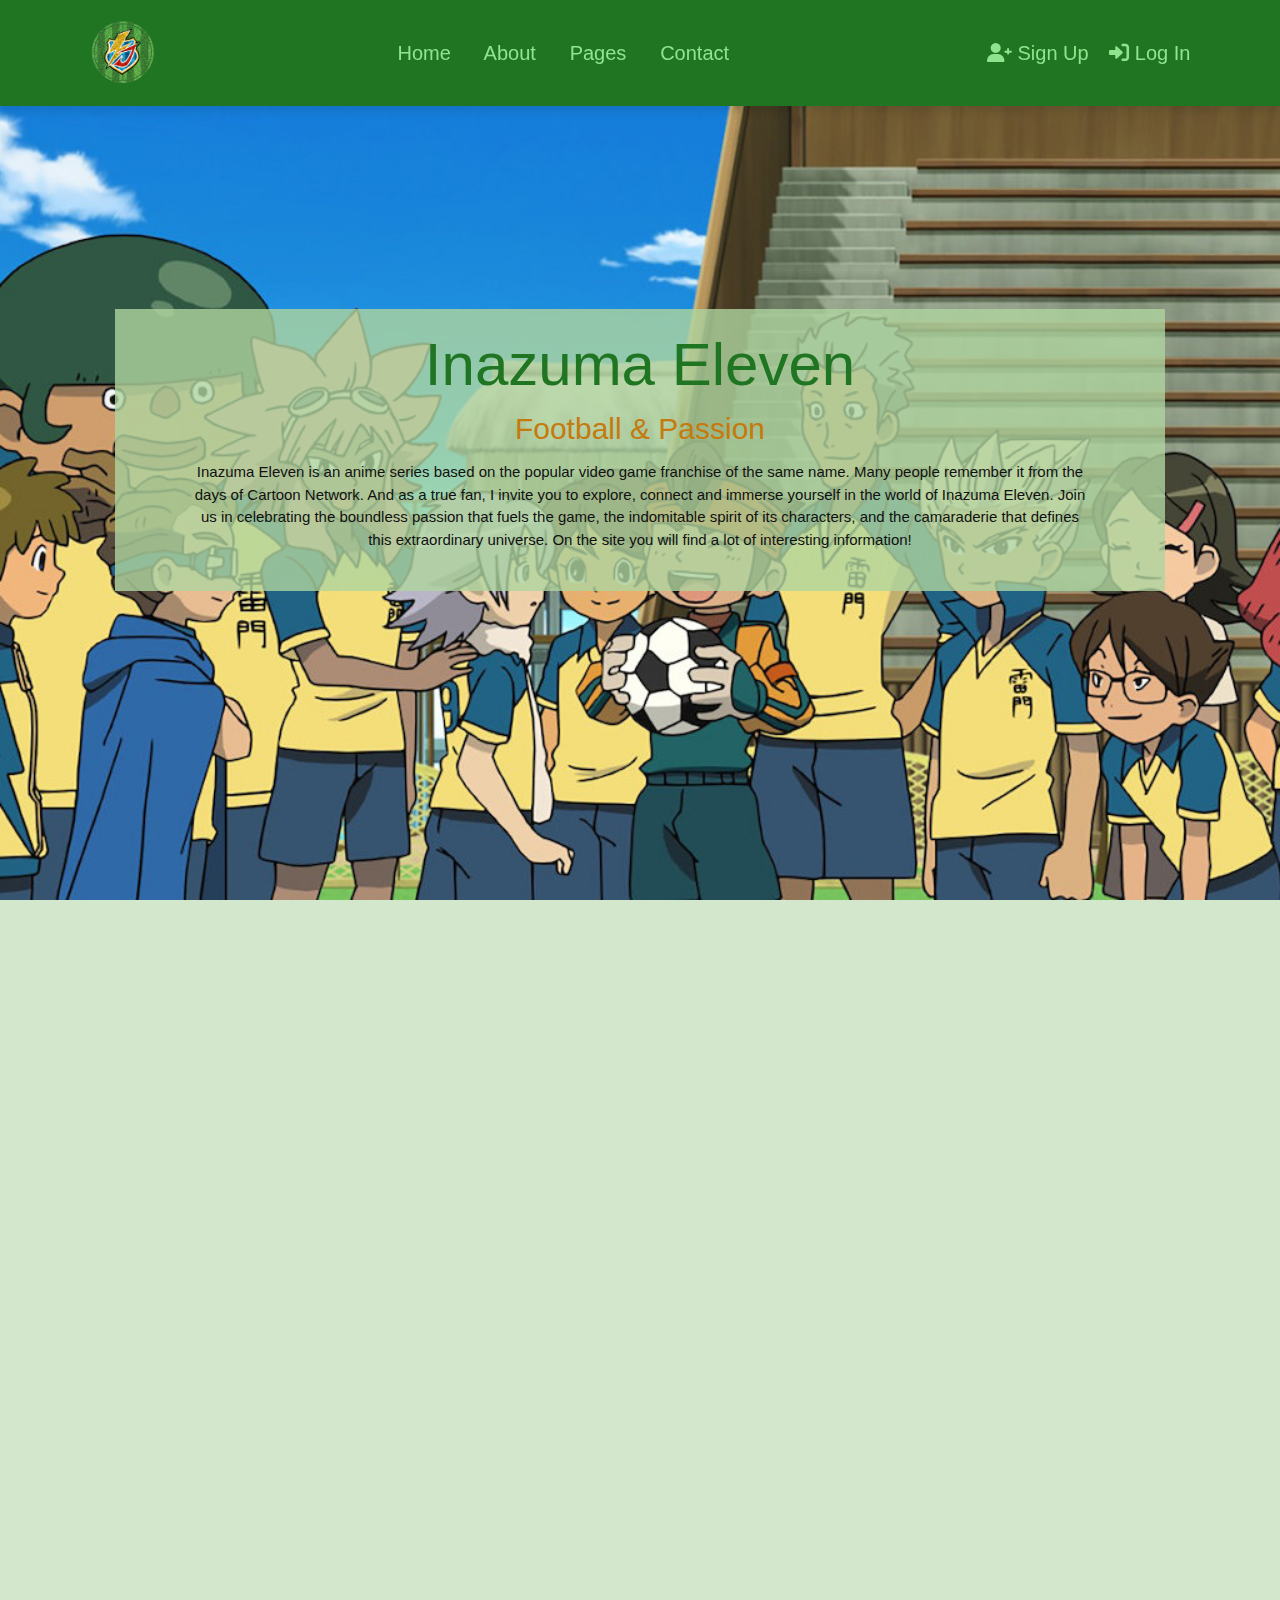
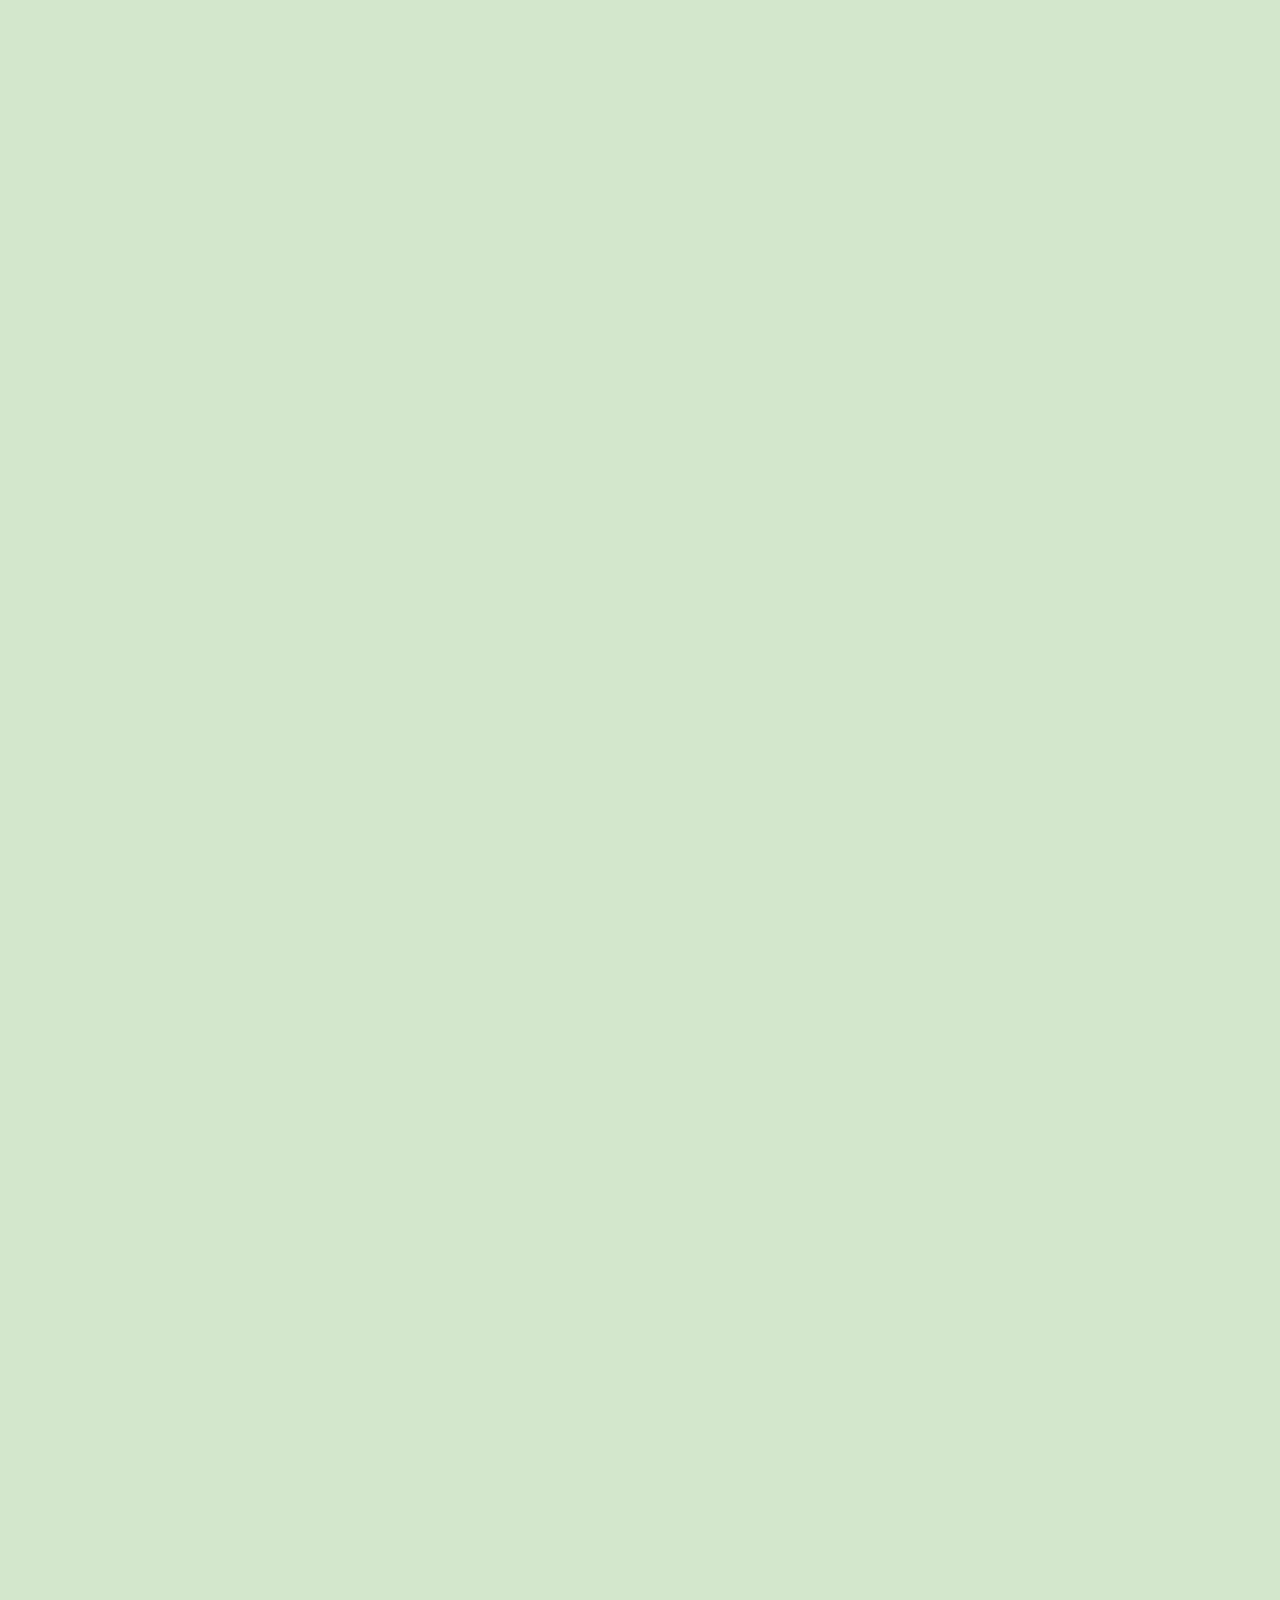
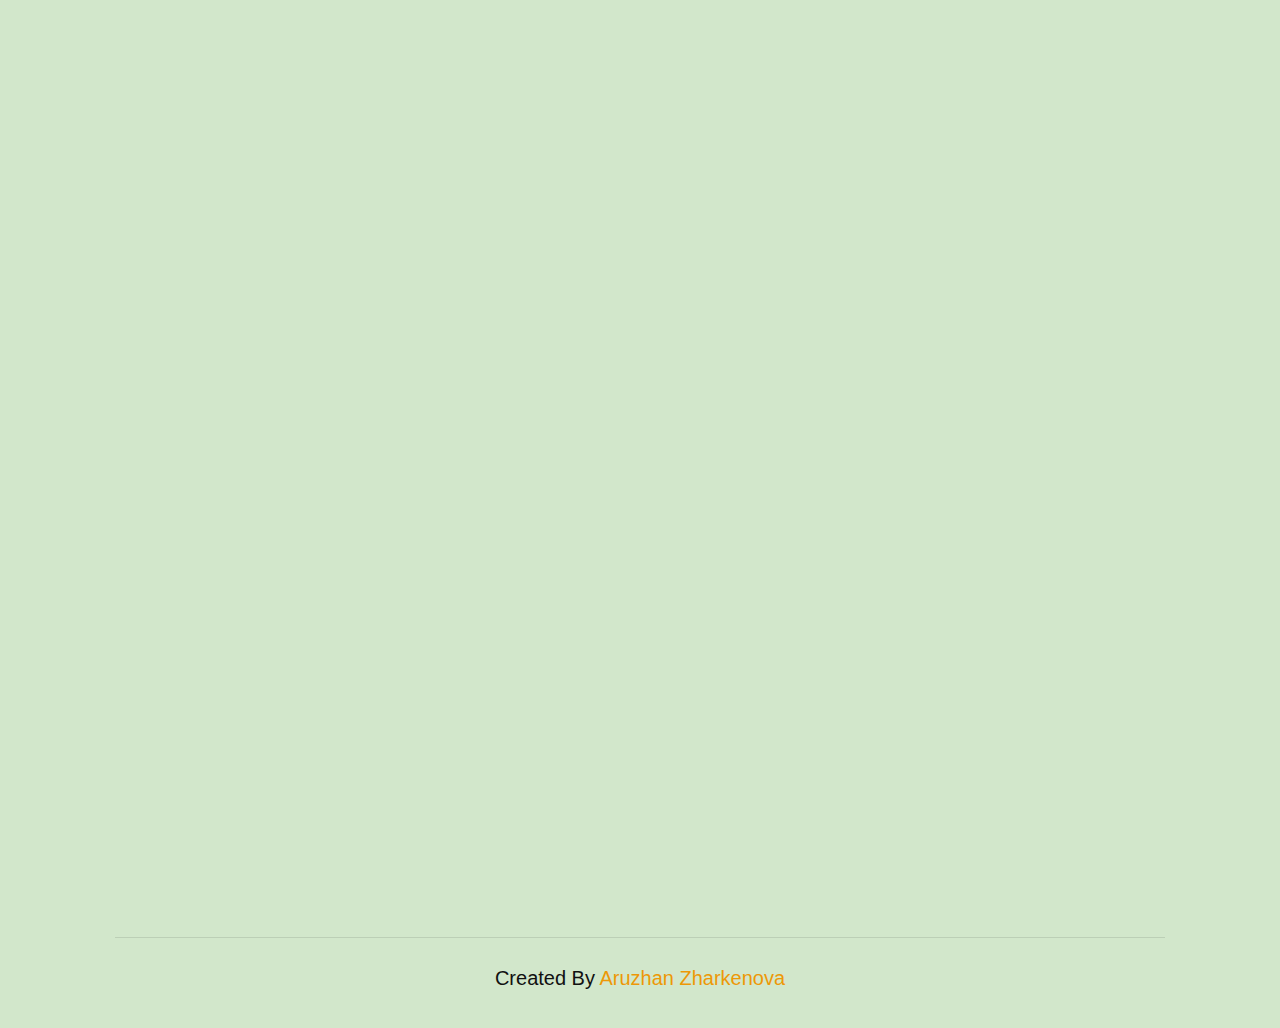
<file: index.html>
<!DOCTYPE html>
<html lang="en">
<head>
    <meta charset="UTF-8">
    <meta name="viewport" content="width=device-width, initial-scale=1">
    <title>Inazuma 11</title>
    <link rel="stylesheet" href="https://cdnjs.cloudflare.com/ajax/libs/font-awesome/6.0.0-beta2/css/all.min.css">
    <link rel="stylesheet" href="https://cdn.jsdelivr.net/npm/bootstrap@5.3.2/dist/css/bootstrap.min.css">
    <link rel="stylesheet" href="style.css">
    <link rel="icon" type="image/x-icon" href="header/logo.png">
</head>
<body id="app">

<!-- header section starts-->

<header>

    <input type="checkbox" name="menu" id="bar">
    <label for="bar" class="fas fa-bars"></label>

    <div id="logo"><a href="#home"><img src="header/logo.png" alt="Inazuma Eleven"/></a></div>

    <nav class="menu">

        <a href="#home">Home</a>
        <a href="#about">About</a>

        <!-- Dropdown menu with mouseover event listener -->
        <div class="dropdown" onmouseover="showDropdownContent(this)" onmouseout="hideDropdownContent(this)">

            <!-- "showDropdownContent(this)" is called when the mouse hovers over an element -->
            <!-- "hideDropdownContent(this)" is called when the mouse moves away from the element -->

            <button class="dropbtn">Pages</button>
            <div class="dropdown-content">
                <a href="openings.html?_ijt=1srt8blf1snbkn8e2ttc29aa5i">Openings</a>
                <a href="characters.html?_ijt=8rec8m742ncg8mfarjupnn6m4f">Characters</a>
            </div>
        </div>
        <a href="#contact-box">Contact</a>
    </nav>

    <div class="icons">
        <a href="javascript:void(0);" onclick="openModal('signupModal')">
            <i class="fas fa-user-plus"></i> Sign Up
        </a>
        <a href="javascript:void(0);" onclick="openModal('loginModal')">
            <i class="fas fa-sign-in-alt"></i> Log In
        </a>
    </div>

</header>

<!-- header section ends -->


<!-- home section starts -->

<section class="home" id="home">

    <div class="content">
        <h3>Inazuma Eleven</h3>
        <span>Football & Passion</span>
        <p>Inazuma Eleven is an anime series based on the popular video game franchise of
            the same name. Many people remember it from the days of Cartoon Network. And as a true fan,
            I invite you to explore, connect and immerse yourself in the world of Inazuma Eleven. Join
            us in celebrating the boundless passion that fuels the game, the indomitable spirit of its characters,
            and the camaraderie that defines this extraordinary universe.
            On the site you will find a lot of interesting information!</p>
    </div>

</section>

<!-- home section ends -->


<!-- about section starts -->

<section class="about" id="about">

    <h1 class="heading"><span> About </span> Anime </h1>

    <div class="row">
        <div class="content">
            <h3>Why is this anime quite popular?</h3>
            <p>"Inazuma Eleven" is popular due to its unique blend of soccer
                battles with fantastical superhuman moves, appealing characters
                with strong development and teamwork themes, the incorporation
                of fantasy elements, an evolving storyline across multiple seasons,
                international appeal, a wide range of associated merchandise and video
                games, and its longevity as a beloved and enduring anime series.</p>

            <p id="more-text" style="display: none;">
                The international appeal of the series extends its reach beyond Japan,
                making it a favorite among soccer and anime enthusiasts worldwide.
                Additionally, the franchise has spawned a diverse array of merchandise,
                from action figures to trading cards, allowing fans to further immerse
                themselves in the "Inazuma Eleven" universe. Alongside the anime, the video
                games provide an interactive experience, letting players step into the shoes
                of their favorite characters and showcase their soccer skills.
            </p>

            <a href="#" class="btn" id="learn-more-button">See more</a>

        </div>
        <div class="img">
            <img src="Inazuma_Japan_trophy.jpg" alt="">
        </div>
    </div>

</section>

<!-- about section ends -->


<!-- audio section starts -->

<section class="audio" id="audio">

    <h1 class="heading"><span>Best</span> Ost</h1>

    <div class="audio-card">
        <div class="audio-cover">
            <img src="cover.jpg" alt="Audio">
        </div>

        <div class="audio-details">
            <h2 class="song-title">The thoughts of elevens</h2>
            <p class="artist-name">Yasunori Mitsuda</p>

            <audio controls class="audio-player">
                <source src="Inazuma11-OST-1-The-thoughts-of-elevens.mp3" type="audio/mpeg">
                Your browser does not support the audio element.
            </audio>

            <button class="play-pause-button">Play</button>

        </div>
    </div>

</section>

<!-- audio section ends -->


<!-- table section starts -->

<section class="table-container" id="table">

    <h1 class="heading"><span> Main </span> Arches </h1>

    <div class="content">
        <table>
            <tr>
                <th>Arch</th>
                <th>Starting Episode Range</th>
                <th>Main Events</th>
            </tr>
            <tr>
                <td>Birth of a Legend</td>
                <td>Episodes 1-26</td>
                <td>Formation of the Raimon Junior High School team, initial training, and matches.</td>
            </tr>
            <tr>
                <td>Reaching New Heights</td>
                <td>Episodes 27-54</td>
                <td>Sudden appearance of the mystical power of Football.</td>
            </tr>
            <tr>
                <td>Football Frontier (Fudou Rock)</td>
                <td>Episodes 55-67</td>
                <td>Participation in the Football Frontier tournament and encounters with strong opponents.</td>
            </tr>
            <tr>
                <td>Alien Showdown</td>
                <td>Episodes 68-85</td>
                <td>Confrontation with alien invaders who seek to conquer Football.</td>
            </tr>
            <tr>
                <td>Excelsior Showdown</td>
                <td>Episodes 86-102</td>
                <td>Standoff against the Excelsior team and uncovering their plans.</td>
            </tr>
            <tr>
                <td>Football Revolution</td>
                <td>Episodes 103-127</td>
                <td>Introduction of new elements into the game of Football and the creation of the "Inazuma Japan"
                    team.
                </td>
            </tr>
            <tr>
                <td>Football Frontier (World)</td>
                <td>Episodes 182-196</td>
                <td>Participation in the Football Frontier International tournament and facing numerous powerful
                    teams.
                </td>
            </tr>
            <tr>
                <td>Grand Celestial Showdown</td>
                <td>Episodes 240-245</td>
                <td>Competing in the Grand Celestial tournament and attempting to gain worldwide fame.</td>
            </tr>
        </table>
    </div>

</section>

<!-- table section ends -->


<!-- characters section starts -->

<section class="characters" id="character">

    <h1 class="heading">Top <span>Characters</span></h1>

    <div class="box-container">

        <div class="box">
            <div class="image">
                <img src="players/Endou_Mamoru.jpg" alt="Endou Mamoru">
                <div class="icons">
                    <a href="http://localhost:63342/inazuma%2011/characters.html?_ijt=8rec8m742ncg8mfarjupnn6m4f"
                       class="char-btn">Endow Mamoru</a>
                </div>
            </div>
            <div class="content">
                <h3>Goalkeeper</h3>
                <div class="position">Field Position</div>
            </div>
        </div>

        <div class="box">
            <div class="image">
                <img src="players/Gouenji_Shuuya.jpg" alt="Gouenji Shuuya">
                <div class="icons">
                    <a href="http://localhost:63342/inazuma%2011/characters.html?_ijt=8rec8m742ncg8mfarjupnn6m4f"
                       class="char-btn">Gouenji Shuuya</a>
                </div>
            </div>
            <div class="content">
                <h3>Forward</h3>
                <div class="position">Field Position</div>
            </div>
        </div>

        <div class="box">
            <div class="image">
                <img src="players/Fubuki_Shirou.jpg" alt="Fubuki Shirou">
                <div class="icons">
                    <a href="http://localhost:63342/inazuma%2011/characters.html?_ijt=8rec8m742ncg8mfarjupnn6m4f"
                       class="char-btn">Fubuki Shirou</a>
                </div>
            </div>
            <div class="content">
                <h3>Forward (or Striker)</h3>
                <div class="position">Field Position</div>
            </div>
        </div>

    </div>

</section>

<!-- characters section ends -->


<!--statistics section starts -->

<section class="statistics" id="statistics">

    <h1 class="heading"> Top <span>Techniques</span></h1>

    <div class="box-container">

        <div class="box">
            <img src="diagram.jpg" alt="Diagram">
            <ul>
                <li><span>Fire Tornado (45%):</span> This is a powerful shot that creates a swirling
                    tornado of fire around the soccer ball, making it nearly unpredictable for goalkeepers.
                </li>
                <li><span>Meteor Shower (22%):</span> A technique where multiple shots resemble a meteor shower raining
                    down on the opponent's goal.
                </li>
                <li><span>Granite Wall (20%):</span> This is a defensive technique that creates a wall resistant to
                    opponent's attacks.
                </li>
                <li><span>Cheetah Strike (10%):</span> This technique allows the player to move at high speed along the
                    field with the ball, making it challenging to intercept.
                </li>
                <li><span>Handras Golem (3%):</span> This is a unique and powerful technique from Golems that involves
                    an element of magic, creating a huge golem to block the opponent's attack.
                </li>
            </ul>
        </div>

    </div>

</section>

<!-- statistics section ends -->


<!-- footer section starts -->

<section class="footer">

    <div class="box-container">

        <div class="box">
            <h3>Quick links</h3>
            <a href="#home">Home</a>
            <a href="#about">About</a>
            <a href="#">Pages</a>
            <a href="#contact-box">Contact</a>
        </div>

        <div class="box">
            <h3>Newsletter</h3>
            <form id="myForm">
                <input type="text" id="emailInput" placeholder="Your Email Address" required>
                <br/>
                <button type="submit">Subscribe Now</button>
            </form>
            <br/>
            <div id="error-message"></div>
        </div>

        <br/>
        <br/>

        <div class="box" id="contact-box">
            <h3>Contact Information</h3>
            <a href="#">+7-702-999-4909</a>
            <a href="#">aruzhangold@gmail.com</a>
            <a href="#">Astana, Kazakhstan</a>
            <img src="bank.jpg" alt="">
        </div>

    </div>

    <div class="creator">Created By <span> Aruzhan Zharkenova</span></div>

</section>

<!-- footer section ends -->


<!-- Sign-up Modal -->
<div id="signupModal" class="modal">
    <div class="modal-content">
        <span class="close" onclick="closeModal('signupModal')">&times;</span>
        <br/>
        <h2>Sign Up</h2>
        <br/>
        <form class="modal-form">
            <label for="emailAddress">Email Address:</label>
            <input type="text" id="emailAddress" name="emailAddress" placeholder="Enter your email address" required>
            <label for="password">Password:</label>
            <input type="password" id="password" name="password" placeholder="Enter your password" required>
            <label for="confirmPassword">Confirm Password:</label>
            <input type="password" id="confirmPassword" name="confirmPassword" placeholder="Confirm your password" required>
            <button type="submit">Sign Up</button>
        </form>
    </div>
</div>



<!-- Log-in Modal -->
<div id="loginModal" class="modal">
    <div class="modal-content">
        <span class="close" onclick="closeModal('loginModal')">&times;</span>
        <br/>
        <h2>Log In</h2>
        <br/>
        <form class="modal-form">
            <label for="loginUsername">Username:</label>
            <input type="text" id="loginUsername" name="loginUsername" placeholder="Enter your username" required>
            <label for="loginPassword">Password:</label>
            <input type="password" id="loginPassword" name="loginPassword" placeholder="Enter your password" required>
            <button type="submit">Log In</button>
            <br/>
            <div class="pass-link"><a href="#">Forgot password?</a></div>
            <br/>
            <div class="signup-link">Not a member? <a href="javascript:void(0);" onclick="openModal('signupModal')">Signup now</a></div>
        </form>
    </div>
</div>


<!-- This is a button element with an onclick event listener to scroll to the top of the page -->

<button onclick="topFunction()" id="myBtn" title="Go to top">Top</button>

<script src="https://cdn.jsdelivr.net/npm/bootstrap@5.3.2/dist/js/bootstrap.bundle.min.js"></script>
<script src="main.js"></script>

</body>
</html>
</file>
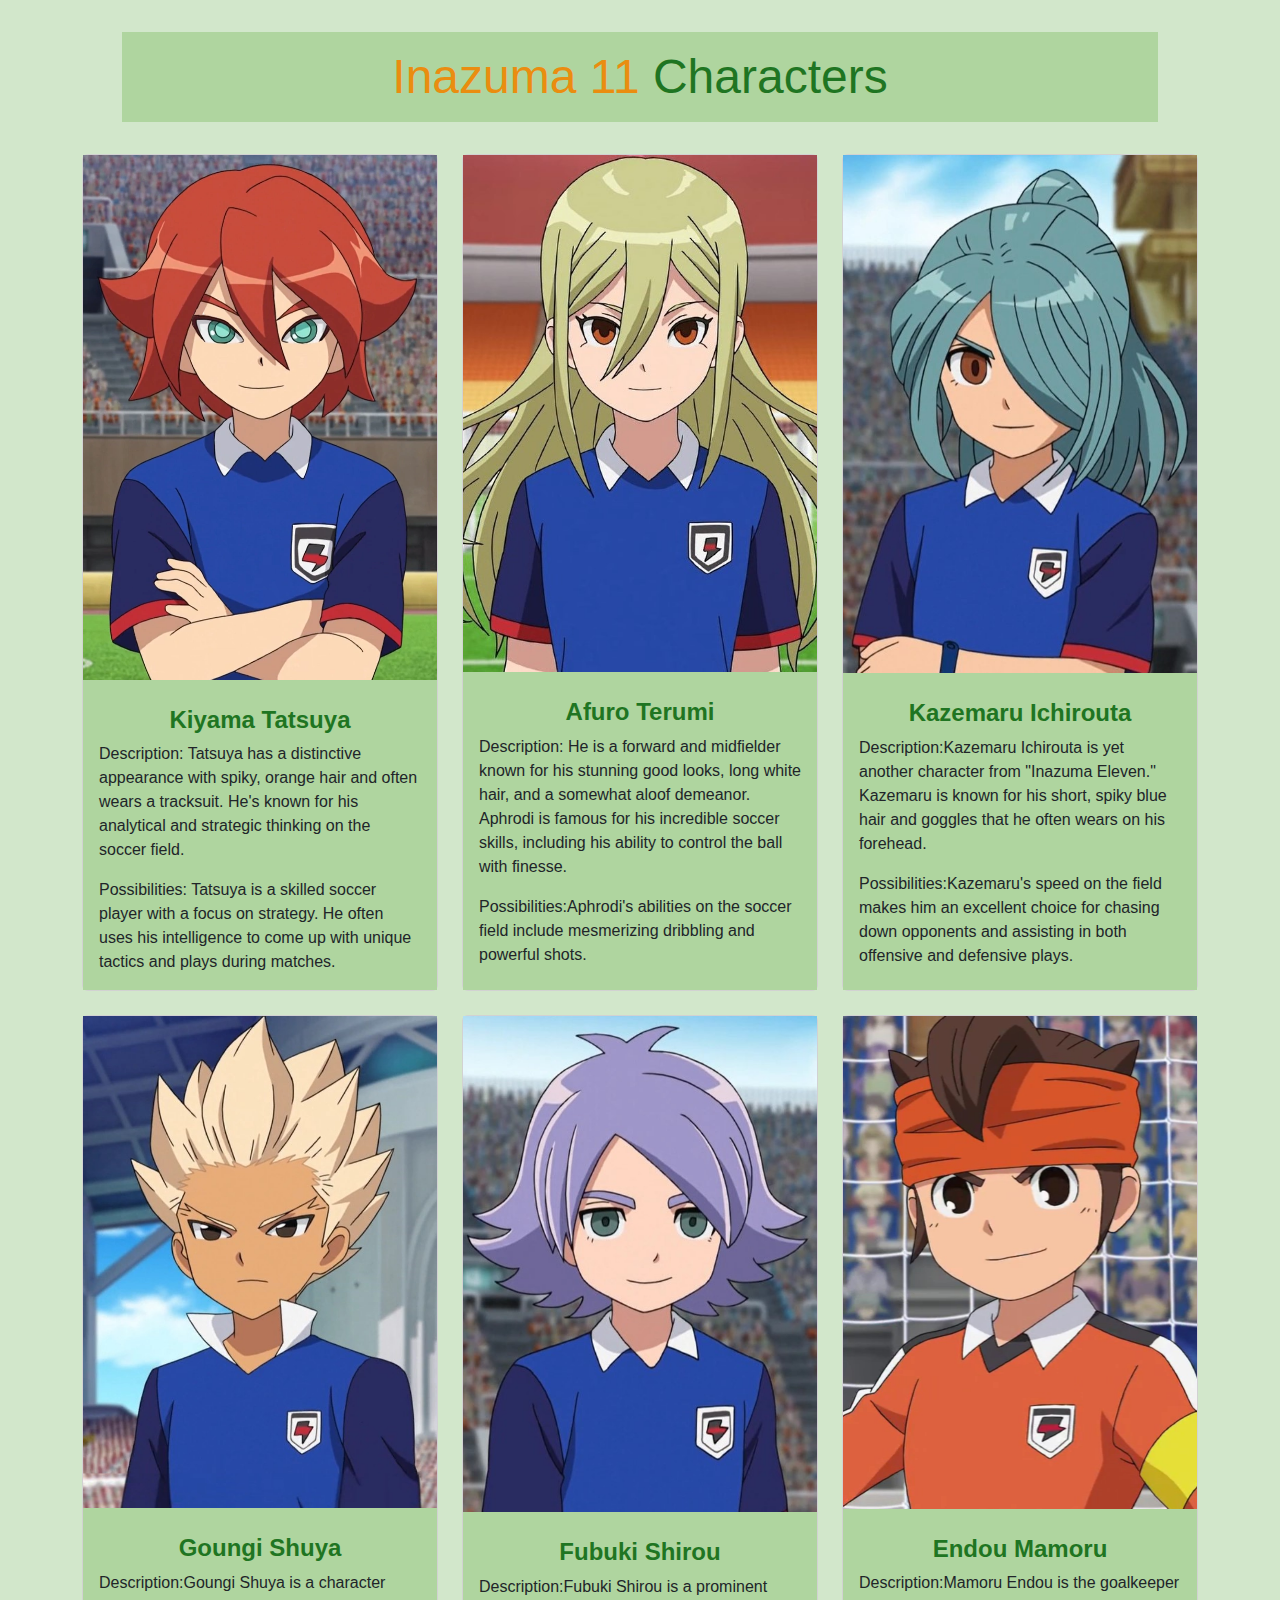
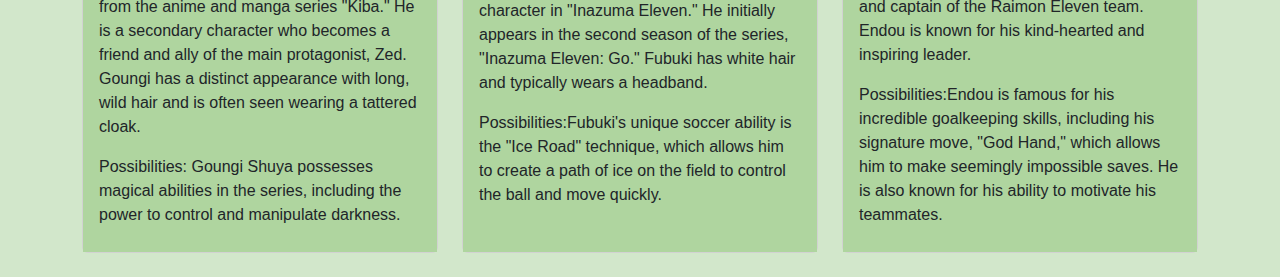
<file: characters.html>
<!DOCTYPE html>
<html lang="en">
<head>
    <meta charset="UTF-8">
    <meta name="viewport" content="width=device-width, initial-scale=1.0">
    <title>Inazuma 11 Character</title>
    <link rel="stylesheet" href="https://cdn.jsdelivr.net/npm/bootstrap@5.3.2/dist/css/bootstrap.min.css">
    <link rel="stylesheet" href="characters.css">
    <link rel="icon" type="image/x-icon" href="header/logo.png">
</head>
<body>

<section class="characters" id="character">

    <h1 class="heading"><span> Inazuma 11 </span> Characters </h1>

    <div class="container">

        <div class="row">

            <div class="col-md-4 col-sm-6">
                <div class="card mb-4 scale-up equal-card">
                    <img src="players/Kiyama_Tatsuya.jpg" alt="Kiyama Tatsuya" class="card-image-top">
                    <div class="card-body">
                        <h4 class="character-title">Kiyama Tatsuya</h4>
                        <p class="card-text">Description: Tatsuya has a distinctive appearance
                            with spiky, orange hair and often wears a
                            tracksuit. He's known for his analytical
                            and strategic thinking on the soccer field.</p>
                        <p class="card-text">Possibilities: Tatsuya is a skilled soccer player with a
                            focus on strategy. He often uses his intelligence to
                            come up with unique tactics and plays during matches.</p>
                    </div>
                </div>
            </div>

            <div class="col-md-4 col-sm-6">
                <div class="card mb-4 scale-up">
                    <img src="players/Afuro_Terumi.jpg" alt="Afuro Terumi" class="card-image-top">
                    <div class="card-body">
                        <h4 class="character-title">Afuro Terumi</h4>
                        <p class="card-text">Description: He is a forward and midfielder known for
                            his stunning good looks, long white hair, and a
                            somewhat aloof demeanor. Aphrodi is famous for his
                            incredible soccer skills, including his ability to
                            control the ball with finesse.</p>
                        <p class="card-text">Possibilities:Aphrodi's abilities on the soccer field
                            include mesmerizing dribbling and powerful shots.</p>
                    </div>
                </div>
            </div>

            <div class="col-md-4 col-sm-6">
                <div class="card mb-4 scale-up">
                    <img src="players/Kazemaru_Ichirouta.jpg" alt="Kazemaru Ichirouta" class="card-image-top">
                    <div class="card-body">
                        <h4 class="character-title">Kazemaru Ichirouta</h4>
                        <p class="card-text">Description:Kazemaru Ichirouta is yet another character from "Inazuma
                            Eleven."
                            Kazemaru is known for his short, spiky blue hair and goggles that he often wears on
                            his forehead.</p>
                        <p class="card-text">Possibilities:Kazemaru's speed on the field makes him an excellent choice
                            for
                            chasing down opponents and assisting in both offensive and defensive plays.</p>
                    </div>
                </div>
            </div>

        </div>


        <div class="row">
            <div class="col-md-4 col-sm-6">
                <div class="card mb-4 scale-up" id="Goungi_Shuya">
                    <img src="players/Gouenji_Shuuya.jpg" alt="Goungi Shuya" class="card-image-top">
                    <div class="card-body">
                        <h4 class="character-title">Goungi Shuya</h4>
                        <p class="card-text">Description:Goungi Shuya is a character from the anime and manga series
                            "Kiba." He is
                            a secondary character who becomes a friend and ally of the main protagonist, Zed.
                            Goungi has a distinct appearance with long, wild hair and is often seen wearing
                            a tattered cloak.</p>
                        <p class="card-text">Possibilities: Goungi Shuya possesses magical abilities in the series,
                            including the power to
                            control and manipulate darkness.</p>
                    </div>
                </div>
            </div>

            <div class="col-md-4 col-sm-6">
                <div class="card mb-4 scale-up">
                    <img src="players/Fubuki_Shirou.jpg" alt="Fubuki Shirou" class="card-image-top">
                    <div class="card-body">
                        <h4 class="character-title">Fubuki Shirou</h4>
                        <p class="card-text">Description:Fubuki Shirou is a prominent character in "Inazuma Eleven."
                            He initially appears in the second season of the series, "Inazuma Eleven:
                            Go." Fubuki has white hair and typically wears a headband.</p>
                        <p class="card-text">Possibilities:Fubuki's unique soccer ability is the "Ice Road" technique,
                            which allows him to create a path of ice on the field to control the
                            ball and move quickly. </p>
                    </div>
                </div>
            </div>

            <div class="col-md-4 col-sm-6">
                <div class="card mb-4 scale-up">
                    <img src="players/Endou_Mamoru.jpg" alt="Endou Mamoru" class="card-image-top">
                    <div class="card-body">
                        <h4 class="character-title">Endou Mamoru</h4>
                        <p class="card-text">Description:Mamoru Endou is the goalkeeper and captain of the Raimon Eleven
                            team.
                            Endou is known for his kind-hearted and inspiring leader.</p>
                        <p class="card-text">Possibilities:Endou is famous for his incredible goalkeeping skills,
                            including
                            his signature move, "God Hand," which allows him to make seemingly impossible
                            saves. He is also known for his ability to motivate his teammates.</p>
                    </div>
                </div>
            </div>

        </div>

    </div>

</section>

<script src="https://cdn.jsdelivr.net/npm/bootstrap@5.3.2/dist/js/bootstrap.bundle.min.js"></script>
<script src="https://code.jquery.com/jquery-3.7.1.min.js"></script>
<script src="char.js"></script>

</body>
</html>
</file>
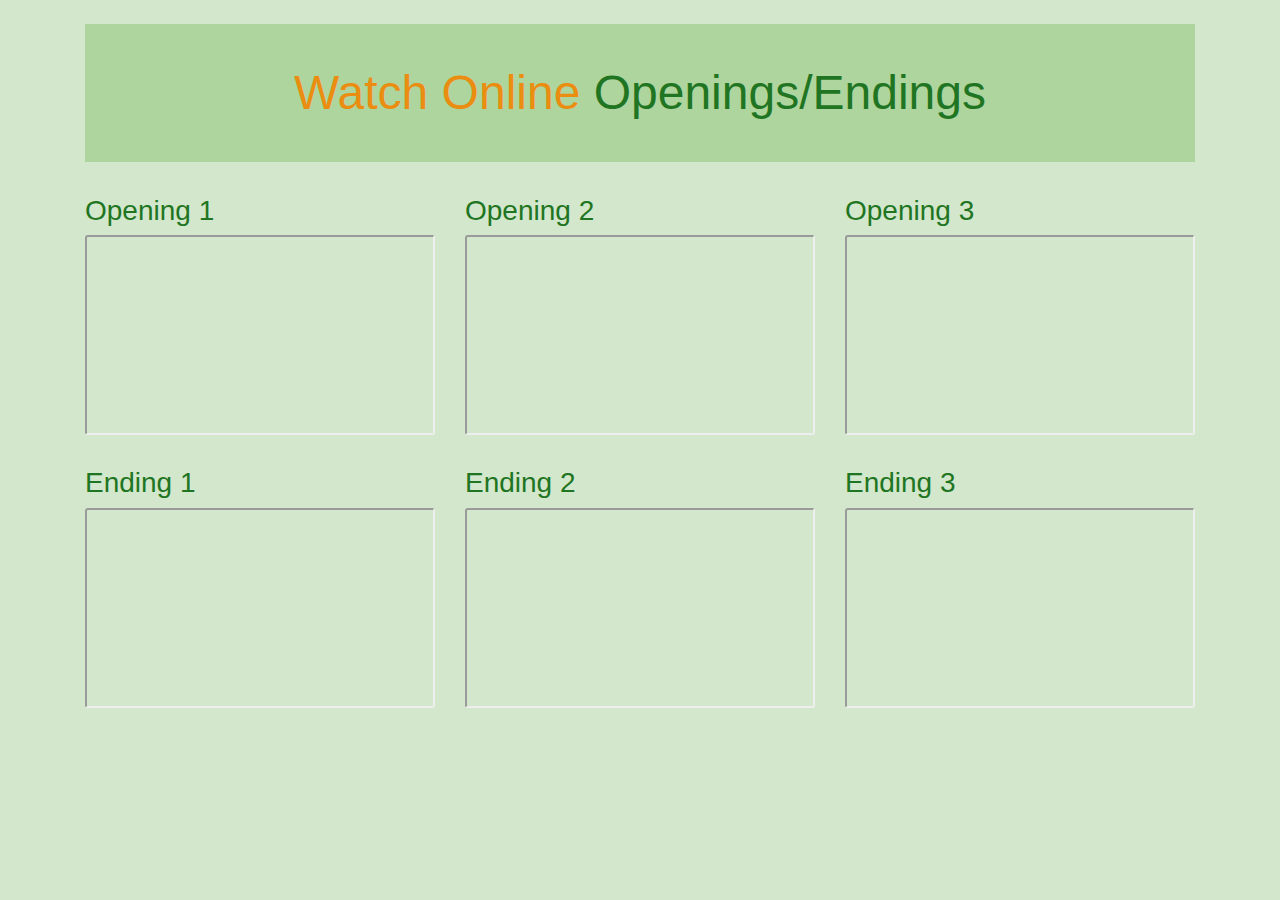
<file: openings.html>
<!DOCTYPE html>
<html lang="en">
<head>
    <meta charset="UTF-8">
    <meta name="viewport" content="width=device-width, initial-scale=1.0">
    <title>Inazuma Openings</title>
    <link rel="stylesheet" href="https://maxcdn.bootstrapcdn.com/bootstrap/4.5.2/css/bootstrap.min.css">
    <link rel="stylesheet" href="openings.css">
    <link rel="icon" type="image/x-icon" href="header/logo.png">
</head>
<body>
<section class="openings" id="openings">

    <div class="container mt-4">

        <h1 class="heading"><span>Watch Online </span> Openings/Endings </h1>
        <br/>

        <div class="row">
            <div class="col-md-4 mb-4">
                <h3>Opening 1</h3>
                <div class="video-container">
                    <!-- This is an iframe that embeds a YouTube video -->
                    <iframe src="https://www.youtube.com/embed/y-vmhUs-iNw" allowfullscreen></iframe>
                </div>
            </div>

            <div class="col-md-4 mb-4">
                <h3>Opening 2</h3>
                <div class="video-container">
                    <iframe src="https://www.youtube.com/embed/ZhW3_Yk-i_k" allowfullscreen></iframe>
                </div>
            </div>

            <div class="col-md-4 mb-4">
                <h3>Opening 3</h3>
                <div class="video-container">
                    <iframe src="https://www.youtube.com/embed/4NLIHAEtaKM" allowfullscreen></iframe>
                </div>
            </div>
        </div>

        <div class="row">
            <div class="col-md-4 mb-4">
                <h3>Ending 1</h3>
                <div class="video-container">
                    <iframe src="https://www.youtube.com/embed/0JbJtgEdYzw" allowfullscreen></iframe>
                </div>
            </div>

            <div class="col-md-4 mb-4">
                <h3>Ending 2</h3>
                <div class="video-container">
                    <iframe src="https://www.youtube.com/embed/wSrR1f8rXZ4" allowfullscreen></iframe>
                </div>
            </div>

            <div class="col-md-4 mb-4">
                <h3>Ending 3</h3>
                <div class="video-container">
                    <iframe src="https://www.youtube.com/embed/brP55OiQm2o" allowfullscreen></iframe>
                </div>
            </div>
        </div>

    </div>

</section>

<script src="https://cdn.jsdelivr.net/npm/bootstrap@5.3.2/dist/js/bootstrap.bundle.min.js"></script>
<script src="main.js"></script>

</body>
</html>
</file>
<file: style.css>
* {
    margin: 0;
    padding: 0;
    box-sizing: border-box;
    font-family: Bahnschrift, Helvetica, sans-serif;
    outline: none;
    border: none;
}

#app {
    background-color: #D2E7CB;
    background-size: cover;
    height: 100vh;
    background-position: center;
}

html {
    font-size: 62.5%;
    scroll-behavior: smooth;
    scroll-padding-top: 9rem;
}

section {
    padding: 2rem 9%;
}

.heading {
    font-family: TESLA, Helvetica, sans-serif;
    text-align: center;
    font-size: 4rem;
    color: #1F7522;
    padding: 2rem;
    margin: 2rem 0;
    background: #AFD59F;
}

.heading span {
    font-family: TESLA, Helvetica, sans-serif;
    color: #EA8D10;
}

header {
    position: fixed;
    top: 0;
    left: 0;
    right: 0;
    background: #1F7522;
    padding: 2rem 7%;
    display: flex;
    align-items: center;
    justify-content: space-between;
    z-index: 1000;
    box-shadow: 0 .5rem 1rem rgba(0, 0, 0, .1);
}


header .menu a {
    font-family: Bahnschrift, Helvetica, sans-serif;
    font-size: 2rem;
    padding: 0 1.5rem;
    position: relative;
    color: #8FE58F;
    text-decoration: none;
}

header .menu a:hover {
    color: #ED9807;
    border-bottom: 3px solid #ED9807;
}

.dropbtn {
    font-family: Bahnschrift, Helvetica, sans-serif;
    background-color: #1F7522;
    color: #8FE58F;
    cursor: pointer;
    padding: 16px;
    font-size: 20px;
}


.dropdown {
    position: relative;
    display: inline-block;
}

.dropdown-content {
    display: none;
    position: absolute;
    background-color: #1F7522;
    min-width: 160px;
    box-shadow: 0 8px 16px 0 rgba(0, 0, 0, 0.2);
    z-index: 1;
}

.dropdown-content a {
    color: black;
    padding: 12px 16px;
    text-decoration: none;
    display: block;
}

.dropdown-content a:hover {
    background-color: #1F7522;
}

.dropdown:hover .dropdown-content {
    display: block;
}

.dropdown:hover .dropbtn {
    background-color: #1F7522;
}

header .icons a {
    font-size: 2rem;
    color: #8FE58F;
    margin-left: 1.5rem;
    text-decoration: none;
}

header .icons a:hover {
    color: #ED9807;
}

header #bar {
    display: none;
}

header .fa-bars {
    font-size: 3rem;
    color: #111111;
    border-radius: .5rem;
    padding: .5rem 1.5rem;
    cursor: pointer;
    border: 1rem solid rgba(0, 0, 0, .3);
    display: none;
}

#logo img {
    width: 65px;
    height: auto;
}

.home {
    display: flex;
    align-items: center;
    min-height: 100vh;
    background-image: url('background-2.jpg');
    background-size: cover;
    background-position: center;
}

.home .content {
    max-width: 150em;
    text-align: center;
    background-color: rgba(175, 213, 159, 0.8);
    padding: 20px 5%;
}

.home .content h3 {
    font-family: TESLA, Helvetica, sans-serif;
    font-size: 6rem;
    color: #1F7522;
}

.home .content p {
    font-size: 1.5rem;
    color: #111111;
    padding: 1rem 2rem;
    line-height: 1.5;
}

.home .content span {
    font-size: 3rem;
    color: #C6790C;
}

.about {
    opacity: 0;
    transform: translateY(50px);
    transition: opacity 2s, transform 2s;
}

.about .visible {
    opacity: 1;
    transform: translateY(0);
}

.about .row {
    width: 100%;
    --bs-gutter-x: 0;
}

.about .row .img {
    float: right;
    width: 50%;
    display: inline-block;
    padding: 1.5rem 0 1.5rem 3rem;
    flex-grow: 1;
}

.about .row .img img {
    position: relative;
    width: 100%;
    height: auto;
}

.about .row .content {
    max-width: 500px;
    padding: 5rem 1rem;
    align-items: center;
    box-sizing: border-box;
    width: 50%;
    display: inline-block;
    flex-grow: 1;
}

.about .row .content h3 {
    font-family: Bahnschrift, Helvetica, sans-serif;
    font-size: 3rem;
}

.about .row .content p {
    font-size: 1.5em;
    color: #111111;
    padding-bottom: .5em;
    padding-top: 1em;
    line-height: 1.5;
}

.about .row .content .btn {
    display: inline-block;
    margin-top: 1rem;
    border-radius: 5rem;
    background: #1F7522;
    color: #fff;
    padding: 1rem 3.5rem;
    cursor: pointer;
    font-size: 1.7rem;
}

.about .row .content .btn:hover {
    background: #EA8D10;
}

.audio {
    opacity: 0;
    transform: translateY(50px);
    transition: opacity 2s, transform 2s;
}

.audio.visible {
    opacity: 1;
    transform: translateY(0);
}

.audio .audio-card {
    display: flex;
    align-items: center;
    border: 1px solid #ddd;
    border-radius: 5px;
    box-shadow: 0 2px 4px rgba(0, 0, 0, 0.1);
    overflow: hidden;
    margin-top: 50px;
    margin-left: 20%;
    margin-right: 20%;
}

.audio .audio-cover {
    width: 150px;
}

.audio .audio-cover img {
    width: 120%;
}

.audio .audio-details {
    padding-left: 50px;
    display: flex;
    flex-direction: column;
    justify-content: center;
}

.audio .audio-player {
    margin-top: 15px;
    margin-right: 15px;
    margin-bottom: 15px;
}

.audio .song-title {
    font-size: 16px;
    margin: 0;
}

.audio .artist-name {
    font-size: 14px;
    margin: 0;
}

.audio .audio-details .play-pause-button {
    color: #1F7522;
    font-size: 16px;
    margin-left: 20px;
    text-align: left;
    background-color: #D2E7CB;
}


.table-container {
    margin-top: 20px;
    margin-bottom: 20px;
    opacity: 0;
    transform: translateY(50px);
    transition: opacity 2s, transform 2s;
}

.table-container .visible {
    opacity: 1;
    transform: translateY(0);
}

.table-container .content {
    max-width: 100%;
}

table {
    width: 100%;
}

th, td {
    font-size: 14px;
    padding: 10px 10px 10px 10px;
}

th {
    font-family: Bahnschrift, Helvetica, sans-serif;
    text-transform: none;
    letter-spacing: 0.1em;
    font-size: 200%;
    text-align: left;
}

tr:hover {
    background-color: #EBA947;
}

ul {
    font-size: 18px;
    list-style-type: disc;
}

.characters {
    opacity: 0;
    transform: translateY(50px);
    transition: opacity 2s, transform 2s;
}

.characters .visible {
    opacity: 1;
    transform: translateY(0);
}

.characters .box-container {
    display: flex;
    flex-wrap: wrap;
    gap: 1.5rem;
}

.characters .box-container .box {
    flex: 1 1 30rem;
    box-shadow: 0 .5rem 1.5rem rgba(0, 0, 0, .1);
    -moz-box-shadow: 0 0 10px #E2DFDF;
    -webkit-box-shadow: 0 0 10px #E2DFDF;
    border-radius: .5rem;
    position: relative;
}

.characters .box-container .box .image {
    position: relative;
    text-align: center;
    padding-top: 2rem;
    overflow: hidden;
}

.characters .box-container .box .image img {
    height: 25rem;
}

.characters .box-container .box:hover .image img {
    transform: scale(1.1);
}

.characters .box-container .box .image .icons {
    position: absolute;
    bottom: -7rem;
    left: 0;
    right: 0;
    display: flex;
}

.characters .box-container .box:hover .image .icons {
    bottom: 0;
}

.characters .box-container .box .image .icons a {
    height: 5rem;
    line-height: 5rem;
    font-size: 2rem;
    width: 100%;
    background: #ED9807;
    color: #fff;
    text-decoration: none;
}

.characters .box-container .box .image .icons a:hover {
    background: #1F7522;
    text-decoration: none;
}

.characters .box-container .box .content {
    padding: 2rem;
    text-align: center;
}

.characters .box-container .box .content h3 {
    font-family: Bahnschrift, Helvetica, sans-serif;
    font-size: 2.5rem;
    color: #333;
}

.characters .box-container .box .content .position {
    font-family: Bahnschrift, Helvetica, sans-serif;
    font-size: 2.5rem;
    color: #ED9807;
    font-weight: bolder;
    padding-top: 1rem;
}

.statistics {
    opacity: 0;
    transform: translateY(50px);
    transition: opacity 2s, transform 2s;
}

.statistics .visible {
    opacity: 1;
    transform: translateY(0);
}

.statistics .box-container {
    display: flex;
}

.statistics .box-container .box {
    display: flex;
    align-items: center;
    flex: 1 1 30rem;
    padding: 4rem 0;
    position: relative;
}

.statistics .box-container .box img {
    max-width: 50%;
    margin-right: 5rem;
    position: relative;
}

.statistics .box-container .box li {
    color: #111111;
}

.statistics .box-container .box li span {
    color: #1F7522;
}

.footer .box-container {
    margin-top: 150px;
    width: 100%;
    background: #D2E7CB;
    color: #efefef;
    display: flex;
    flex-wrap: wrap;
    gap: 1.5rem;
    text-align: center;
    opacity: 0;
    transform: translateY(50px);
    transition: opacity 2s, transform 2s;
}

.footer .box-container.visible {
    opacity: 1;
    transform: translateY(0);
}

.footer .box-container .box {
    flex: 1 1 25rem;
}

.footer .box-container .box h3 {
    font-family: Bahnschrift, Helvetica, sans-serif;
    color: #111111;
    font-size: 2.5rem;
    padding: 1rem 0;
}

.footer .box-container .box a {
    display: block;
    color: #666;
    font-size: 1.5rem;
    padding: 1rem 0;
}

.footer .box-container .box a:hover {
    color: #ED9807;
    text-decoration: underline;
}

.footer .box-container .box img {
    margin-top: 1rem;
    width: 50%;
}

.footer .box-container .box #error-message {
    color: red;
}


.footer form input {
    width: 350px;
    height: 45px;
    border-radius: 15px;
    text-align: center;
    margin-top: 20px;
    margin-bottom: 40px;
    font-size: 1.5rem;
}

.footer form button {
    background: #1F7522;
    color: #efefef;
    border-radius: 30px;
    padding: 10px 30px;
    font-size: 15px;
    cursor: pointer;
}

.footer form button:hover {
    background: #EA8D10;
}

.footer .creator {
    font-family: Bahnschrift, Helvetica, sans-serif;
    text-align: center;
    margin-top: 1.5rem;
    padding: 2.5rem 1.5rem 1.5rem;
    font-size: 2rem;
    color: #111111;
    border-top: .1rem solid rgba(0, 0, 0, .1);
}

.footer .creator span {
    font-family: Bahnschrift, Helvetica, sans-serif;
    color: #ED9807;
}

.visible {
    opacity: 1;
    transform: translateY(0);
}

.modal {
    display: none;
    overflow: hidden;
    position: fixed;
    z-index: 1;
    left: 0;
    top: 0;
    width: 100%;
    height: 100%;
    background-color: rgba(0, 0, 0, 0.7);
    align-items: center;
    justify-content: center;
}

.modal-content {
    font-size: 13px;
    background-color: #fff;
    margin: 12% auto;
    padding: 20px;
    border: 1px solid #888;
    border-radius: 5px;
    width: 80%;
    max-width: 400px;
}

.modal .signup-link {
    text-align: center;
}


.close {
    color: #aaa;
    position: absolute;
    top: 10px;
    right: 10px;
    font-size: 28px;
    font-weight: bold;
    cursor: pointer;
}

.close:hover,
.close:focus {
    color: #000;
    text-decoration: none;
    cursor: pointer;
}


.modal-form {
    display: flex;
    flex-direction: column;
}

.modal-form label {
    font-weight: bold;
    margin-bottom: 5px;
}

.modal-form input[type="text"],
.modal-form input[type="password"] {
    padding: 10px;
    margin-bottom: 10px;
    border: 1px solid #ccc;
    border-radius: 3px;
    font-size: 13px;
}

.modal-form button[type="submit"] {
    background-color: #4CAF50;
    color: white;
    border: none;
    border-radius: 3px;
    padding: 10px;
    cursor: pointer;
    font-size: 16px;
}

.modal-form button[type="submit"]:hover {
    background-color: #45a049;
}

#myBtn {
    font-family: Bahnschrift, Arial, sans-serif;
    display: none;
    position: fixed;
    bottom: 20px;
    right: 30px;
    z-index: 99;
    font-size: 18px;
    border: none;
    outline: none;
    background-color: #1F7522;
    color: #8FE58F;
    cursor: pointer;
    padding: 15px;
    border-radius: 4px;
}

#myBtn:hover {
    color: #efefef;
    background-color: #EA8D10;
}

@media (max-width: 991px) {

    html {
        font-size: 55%;
    }

    header {
        padding: 2rem;
    }

    section {
        padding: 2rem;
    }

    .home {
        background-position: left;
    }
}


@media (max-width: 768px) {

    header .fa-bars {
        display: block;
    }

    header .menu {
        position: absolute;
        top: 100%;
        left: 0;
        right: 0;
        background: #eee;
        border-top: .1rem solid rgba(0, 0, 0, .1);
        clip-path: polygon(0 0, 100% 0, 100% 0, 0 0);
    }

    header #bar:checked ~ .navbar {
        clip-path: polygon(0 0, 100% 0, 100% 0, 0 0);;
    }

    header .menu a {
        margin: 1.5rem;
        padding: 1.5rem;
        background: #fff;
        border: 1rem solid rgba(0, 0, 0, .1);
        display: block;
    }

    .home .content h3 {
        font-size: 5rem;
    }

    .audio-card {
        margin-left: 10px;
        margin-right: 10px;
        height: auto;
    }

    .audio-card .audio-cover {
        width: 75%;
    }

    .audio-card .audio-cover img {
        width: 100px;
    }

    .audio-card .audio-details .audio-player {
        margin-top: 15px;
        margin-right: 15px;
        margin-bottom: 15px;
        width: 100px;
    }

    #signupModal {
        display: block;
        margin-top: 100px;
    }

    #loginModal {
        display: block;
        margin-top: 100px;
    }


}

@media (max-width: 450px) {

    html {
        font-size: 50%;
    }

    .heading {
        font-size: 3rem;
    }
}
</file>
<file: characters.css>
.scale-up:hover {
    transform: scale(1.03);
}

.heading {
    font-family: TESLA, Helvetica, sans-serif;
    text-align: center;
    font-size: 3rem;
    color: #1F7522;
    padding: 1rem;
    margin: 2rem 9.5%;
    background: #AFD59F;
}

.heading span {
    font-family: TESLA, Helvetica, sans-serif;
    color: #EA8D10;
}

@media screen and (max-width: 768px) {
    .heading {
        font-size: 2rem;
        margin: 1rem 5%;
    }
}

body {
    font-family: Bahnschrift, Helvetica, sans-serif;
    background-color: #D2E7CB;
}

.character-title {
    color: #1F7522;
    font-weight: bold;
    margin-top: 10px;
    text-align: center;
}

.card-body {
    background-color: #AFD59F;
}
</file>
<file: openings.css>
body {
    font-family: Bahnschrift, Helvetica, sans-serif;
    background-color: #D2E7CB;
}

.video-container iframe {
    width: 100%;
    height: 200px;
    border-radius: 3px;
}

h1, h3 {
    color: #1F7522;
}

h3:hover {
    color: #ED9807;
    border-bottom: 3px solid #ED9807;
    cursor: pointer;
}

.heading {
    font-family: TESLA, Helvetica, sans-serif;
    text-align: center;
    font-size: 3rem;
    color: #1F7522;
    padding: 1rem;
    margin: 0.5rem 0;
    background: #AFD59F;
}

.heading span {
    font-family: TESLA, Helvetica, sans-serif;
    color: #EA8D10;
}

.container .heading {
    font-family: TESLA, Helvetica, sans-serif;
    text-align: center;
    padding: 40px;
}

@media screen and (max-width: 768px) {
    .heading {
        font-size: 2rem;
        margin: 1rem 0;
    }

    .video-container iframe {
        width: 100%;
        height: 250px;
    }
}
</file>
